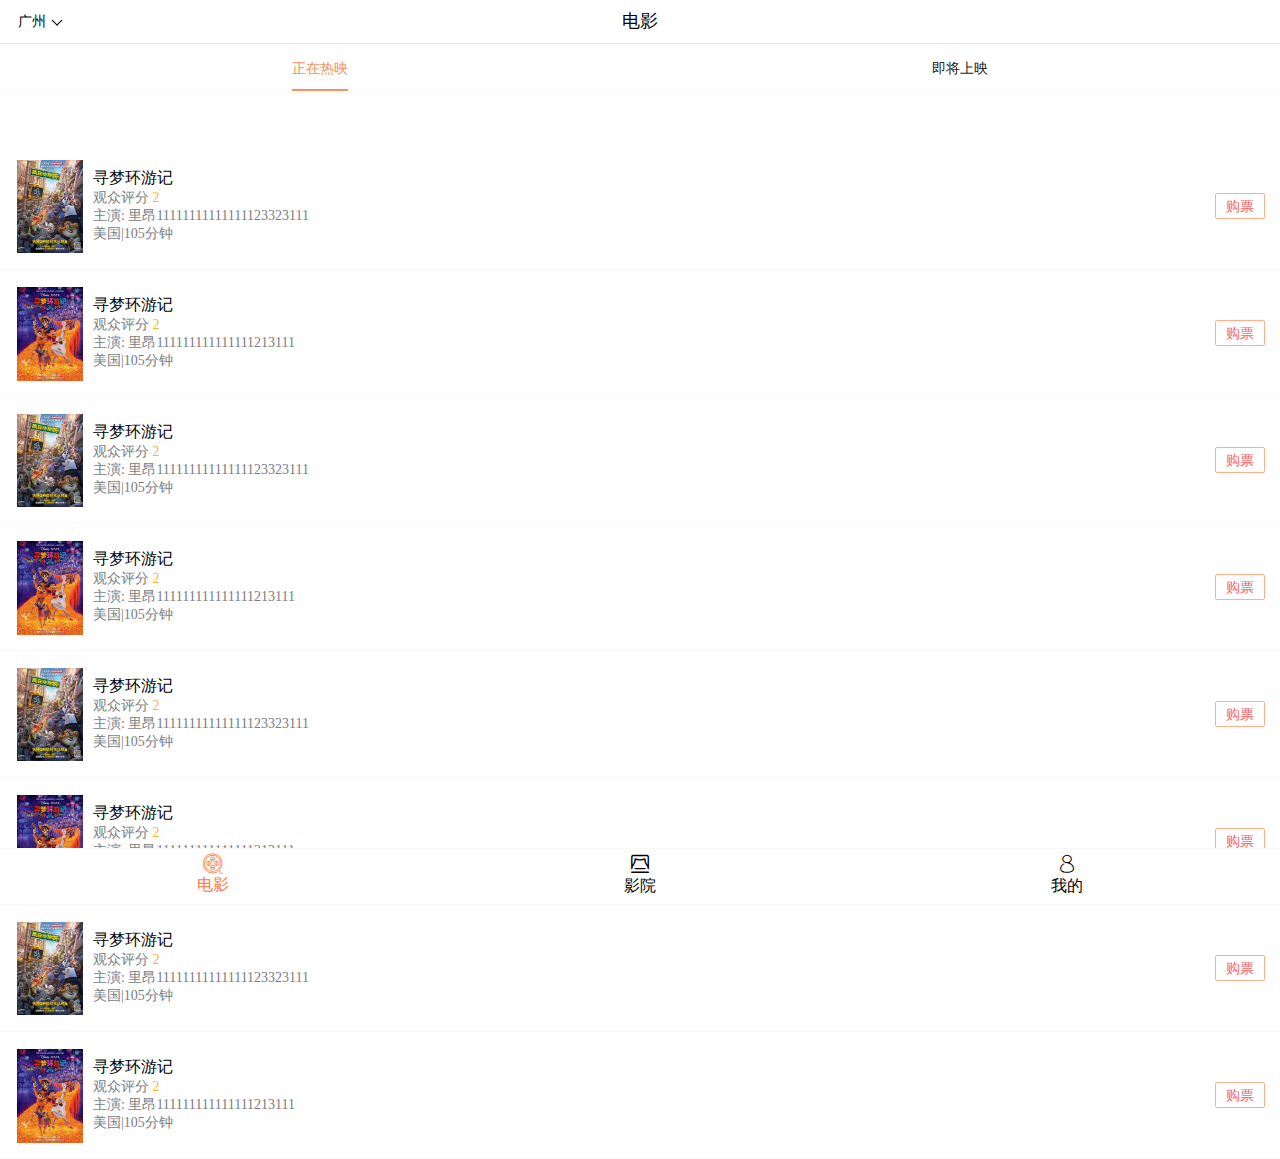
<file: index.html>
<!DOCTYPE html>
<html lang="zh">
<head>
    <meta charset="UTF-8">
    <meta name="viewport" content="width=device-width, initial-scale=1.0">
    <link rel="stylesheet" href="css/index.css">
    <link rel="stylesheet" href="css/fonts/iconfont.css">
    <title>卖座</title>
</head>
<body>
    <div id="title">
        <span>电影</span>
        <div class="city">广州</div>
    </div>
    <header>
        <ul>
            <li><a href="#" class="active">正在热映</a></li>
            <li><a href="#" >即将上映</a></li>
        </ul>
    </header>
    <main>
        <ul id="list">
            <li>
                <div class="img">
                    <img src="images/animal.jpg" alt="">
                </div>
                <div>
                    <h3>寻梦环游记</h3>
                    <p>观众评分 <span class="score">2</span></p>
                    <p class="actors"><span >主演: 里昂11111111111111123323111</span></p>
                    <p><span>美国</span>|<span>105分钟</span></p>
                </div>
                <div>
                    <a href="#">购票</a>
                </div>
            </li>
            <li>
                <div class="img">
                    <img src="images/dream.jpg" alt="">
                </div>
                <div>
                    <h3>寻梦环游记</h3>
                    <p>观众评分 <span class="score">2</span></p>
                    <p class="actors">主演: 里昂111111111111111213111</p>
                    <p><span>美国</span>|<span>105分钟</span></p>
                </div>
                <div>
                    <a href="#">购票</a>
                </div>
            </li>
            <li>
                <div class="img">
                    <img src="images/animal.jpg" alt="">
                </div>
                <div>
                    <h3>寻梦环游记</h3>
                    <p>观众评分 <span class="score">2</span></p>
                    <p class="actors"><span >主演: 里昂11111111111111123323111</span></p>
                    <p><span>美国</span>|<span>105分钟</span></p>
                </div>
                <div>
                    <a href="#">购票</a>
                </div>
            </li>
            <li>
                <div class="img">
                    <img src="images/dream.jpg" alt="">
                </div>
                <div>
                    <h3>寻梦环游记</h3>
                    <p>观众评分 <span class="score">2</span></p>
                    <p class="actors">主演: 里昂111111111111111213111</p>
                    <p><span>美国</span>|<span>105分钟</span></p>
                </div>
                <div>
                    <a href="#">购票</a>
                </div>
            </li>
            <li>
                <div class="img">
                    <img src="images/animal.jpg" alt="">
                </div>
                <div>
                    <h3>寻梦环游记</h3>
                    <p>观众评分 <span class="score">2</span></p>
                    <p class="actors"><span >主演: 里昂11111111111111123323111</span></p>
                    <p><span>美国</span>|<span>105分钟</span></p>
                </div>
                <div>
                    <a href="#">购票</a>
                </div>
            </li>
            <li>
                <div class="img">
                    <img src="images/dream.jpg" alt="">
                </div>
                <div>
                    <h3>寻梦环游记</h3>
                    <p>观众评分 <span class="score">2</span></p>
                    <p class="actors">主演: 里昂111111111111111213111</p>
                    <p><span>美国</span>|<span>105分钟</span></p>
                </div>
                <div>
                    <a href="#">购票</a>
                </div>
            </li>
            <li>
                <div class="img">
                    <img src="images/animal.jpg" alt="">
                </div>
                <div>
                    <h3>寻梦环游记</h3>
                    <p>观众评分 <span class="score">2</span></p>
                    <p class="actors"><span >主演: 里昂11111111111111123323111</span></p>
                    <p><span>美国</span>|<span>105分钟</span></p>
                </div>
                <div>
                    <a href="#">购票</a>
                </div>
            </li>
            <li>
                <div class="img">
                    <img src="images/dream.jpg" alt="">
                </div>
                <div>
                    <h3>寻梦环游记</h3>
                    <p>观众评分 <span class="score">2</span></p>
                    <p class="actors">主演: 里昂111111111111111213111</p>
                    <p><span>美国</span>|<span>105分钟</span></p>
                </div>
                <div>
                    <a href="#">购票</a>
                </div>
            </li>
        </ul>
    </main>
    <footer>
        <ul id="tabbar">
            <li class="active">
                <i class="iconfont icon-film"></i>
                <p>电影</p>
            </li>
            <li>
                <i class="iconfont icon-cinema"></i>
                <p>影院</p>
            </li>
            <li>
                <i class="iconfont icon-me"></i>
                <p>我的</p>
            </li>
        </ul>
    </footer>
</body>
</html>
</file>
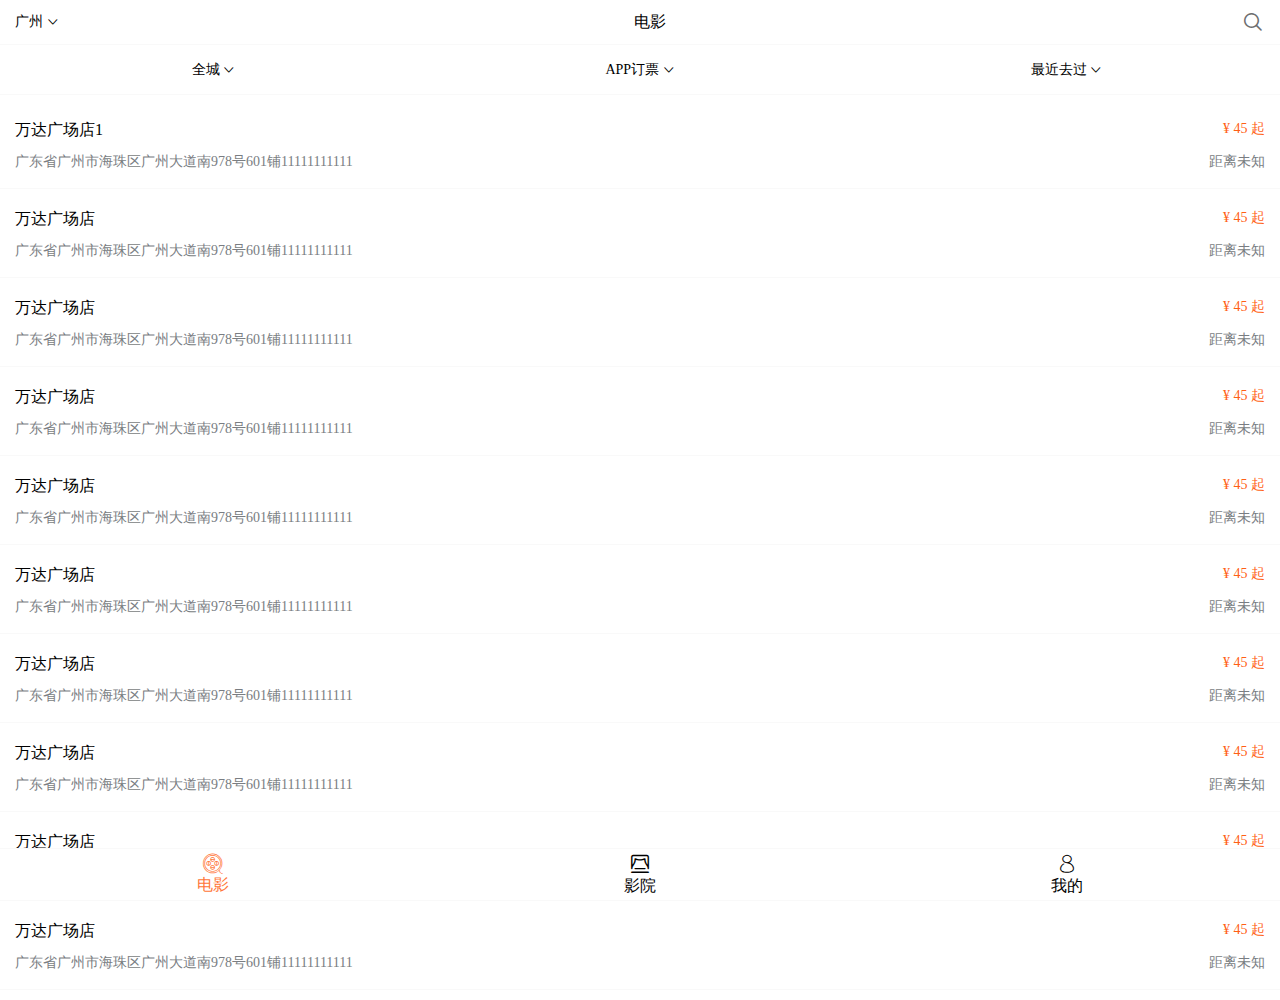
<file: cinema.html>
<!DOCTYPE html>
<html lang="zh">
<head>
    <meta charset="UTF-8">
    <meta name="viewport" content="width=device-width, initial-scale=1.0">
    <link rel="stylesheet" href="css/fonts//iconfont.css">
    <title>影院</title>
    <style>
        *{padding: 0;margin: 0;}
        html,body{width: 100%;height: 100%;font-size: 16px;}
        ul{list-style: none;}
        a{text-decoration: none;}
        img{display:block;}
        header{position:fixed;top:0;left:0;width:100%;background-color: #fff;}
        #cinema{height: 100%;}
        #cinema .icon-arrowbottom{font-size: 12px;}
        #top{display: flex; justify-content: flex-start;height: 44px; line-height: 44px;border-bottom: 1px solid #f9f9f9;padding: 0 15px;}
        #top>div:nth-child(1){font-size: 14px;}
        #top>div:nth-child(2){flex:1;text-align: center;}
        #top .icon-Search{font-size: 24px; color: #6e6e6f;}

        #nav{display:flex;justify-content:space-between; height:49px;border-bottom:1px solid #f9f9f9;line-height:49px;font-size: 14px;}
        #nav>div{flex:1;text-align:center;}

        #cinemas{margin-top:100px;margin-bottom:50px;}
        #cinemas li{font-size: 14px; padding: 20px 15px 17px 15px;border-bottom:1px solid #f9f9f9;}
        #cinemas h3{font-size: 16px;font-weight:400;}
        #cinemas li>div{display:flex;justify-content:space-between;}
        #cinemas li>div:nth-child(2){color:#797d82;margin-top:12px;}
        #cinemas li .price{color:#ff5f16;}
        #cinemas li .address{width:66%;overflow: hidden;white-space: nowrap;text-overflow: ellipsis;}

        footer{position: fixed;left: 0;bottom: 0;width: 100%;}
        #tabbar{ display: flex;background-color: #fff; border-top: 1px solid #f9f9f9;text-align: center;}
        #tabbar li{ flex: 1;height: 48px; padding-top: 3px;}
        #tabbar li.active { color: #ff7638; }
        #tabbar .icon-film { font-size: 20px; }
        #tabbar .icon-cinema,#tabbar .icon-me {font-size: 22px;}
    </style>
</head>
<body>
    <div id="cinema">
        <header>
            <div id="top">
                <div>广州 <i class="iconfont icon-arrowbottom"></i></div>
                <div>电影</div>
                <div><i class="iconfont icon-Search"></i></div>
            </div>
            <div id="nav">
                <div>全城 <i class="iconfont icon-arrowbottom"></i></div>
                <div>APP订票 <i class="iconfont icon-arrowbottom"></i></div>
                <div>最近去过 <i class="iconfont icon-arrowbottom"></i></div>
            </div>
        </header>
        <div id="cinemas">
            <ul>
                <li>
                    <div>
                        <h3>万达广场店1</h3>
                        <span class="price">¥ 45 起</span>
                    </div>
                    <div>
                        <span class="address">广东省广州市海珠区广州大道南978号601铺11111111111</span>
                        <span>距离未知</span>
                    </div>
                </li>
                <li>
                    <div>
                        <h3>万达广场店</h3>
                        <span class="price">¥ 45 起</span>
                    </div>
                    <div>
                        <span class="address">广东省广州市海珠区广州大道南978号601铺11111111111</span>
                        <span>距离未知</span>
                    </div>
                </li>
                <li>
                    <div>
                        <h3>万达广场店</h3>
                        <span class="price">¥ 45 起</span>
                    </div>
                    <div>
                        <span class="address">广东省广州市海珠区广州大道南978号601铺11111111111</span>
                        <span>距离未知</span>
                    </div>
                </li>
                <li>
                    <div>
                        <h3>万达广场店</h3>
                        <span class="price">¥ 45 起</span>
                    </div>
                    <div>
                        <span class="address">广东省广州市海珠区广州大道南978号601铺11111111111</span>
                        <span>距离未知</span>
                    </div>
                </li>
                <li>
                    <div>
                        <h3>万达广场店</h3>
                        <span class="price">¥ 45 起</span>
                    </div>
                    <div>
                        <span class="address">广东省广州市海珠区广州大道南978号601铺11111111111</span>
                        <span>距离未知</span>
                    </div>
                </li>
                <li>
                    <div>
                        <h3>万达广场店</h3>
                        <span class="price">¥ 45 起</span>
                    </div>
                    <div>
                        <span class="address">广东省广州市海珠区广州大道南978号601铺11111111111</span>
                        <span>距离未知</span>
                    </div>
                </li>
                <li>
                    <div>
                        <h3>万达广场店</h3>
                        <span class="price">¥ 45 起</span>
                    </div>
                    <div>
                        <span class="address">广东省广州市海珠区广州大道南978号601铺11111111111</span>
                        <span>距离未知</span>
                    </div>
                </li>
                <li>
                    <div>
                        <h3>万达广场店</h3>
                        <span class="price">¥ 45 起</span>
                    </div>
                    <div>
                        <span class="address">广东省广州市海珠区广州大道南978号601铺11111111111</span>
                        <span>距离未知</span>
                    </div>
                </li>
                <li>
                    <div>
                        <h3>万达广场店</h3>
                        <span class="price">¥ 45 起</span>
                    </div>
                    <div>
                        <span class="address">广东省广州市海珠区广州大道南978号601铺11111111111</span>
                        <span>距离未知</span>
                    </div>
                </li>
                <li>
                    <div>
                        <h3>万达广场店</h3>
                        <span class="price">¥ 45 起</span>
                    </div>
                    <div>
                        <span class="address">广东省广州市海珠区广州大道南978号601铺11111111111</span>
                        <span>距离未知</span>
                    </div>
                </li>
            </ul>
        </div>
        <footer>
            <ul id="tabbar">
                <li class="active">
                    <i class="iconfont icon-film"></i>
                    <p>电影</p>
                </li>
                <li>
                    <i class="iconfont icon-cinema"></i>
                    <p>影院</p>
                </li>
                <li>
                    <i class="iconfont icon-me"></i>
                    <p>我的</p>
                </li>
            </ul>
        </footer>
    </div>

</body>
</html>
</file>
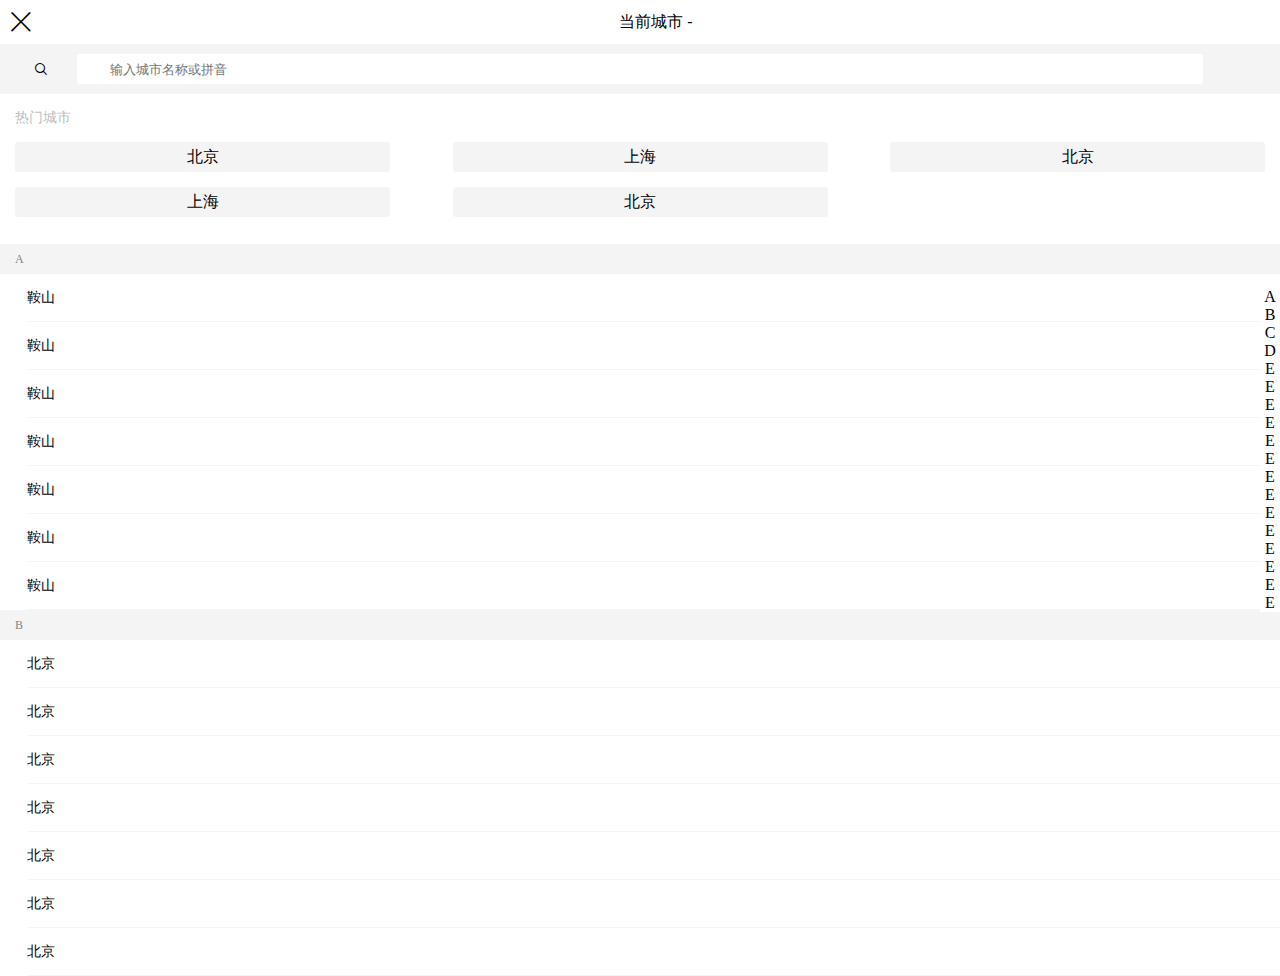
<file: city.html>
<!DOCTYPE html>
<html lang="zh">
<head>
    <meta charset="UTF-8">
    <meta name="viewport" content="width=device-width, initial-scale=1.0">
    <link rel="stylesheet" href="css/fonts/iconfont.css">
    <title>选择城市</title>
    <style>
        *{padding:0;margin:0;}
        html,body{width:100%;height:100%;}
        ul{list-style:none;}
        a{text-decoration: none;}
        #city{height:100%;}
        #top{display: flex;justify-content: flex-start;text-align: center;height:44px;line-height:44px;}
        #top .icon-error{font-size:22px;margin-top: 14px;margin-left: 10px;}
        #top>div:nth-child(2){flex:1;}
        #search{position:relative;height:50px;background-color: #f4f4f4;display: flex;justify-content: center;}
        #search>input{border:none;outline:none;margin:10px auto;line-height: 30px;width: 88%;border-radius:3px;padding:2px 66px 0 33px;box-sizing: border-box;}
        #search .icon-Search{position:absolute;top:50%;left:33px;transform: translateY(-50%);}
        #search .cancel{position:absolute;top:50%;right:21px;transform: translateY(-50%);height:30px;line-height:30px;background-color: #f4f4f4;padding: 0 10px;border-radius:3px;}

        #hot_city{height:120px;padding:15px;}
        #hot_city h3{font-weight: 400;color:#bdbfc1;font-size: 14px;}
        #hot_city ul{display: flex;justify-content: flex-start;flex-wrap: wrap;}
        #hot_city li{width:30%;height:30px;border-radius:3px;background-color:#f4f4f4;text-align: center;line-height:30px;margin-top: 15px;}
        #hot_city li:nth-child(3n+2){margin-left: 5%;margin-right: 5%;}

        #letter{position:fixed;right:0;top:50%;transform:translateY(-50%);background-color: #fff;width: 20px;text-align: center;}

        #list p{height:30px;line-height:30px;padding-left:15px;color:#808489;font-size:12px;background-color:#f4f4f4;}
        #list ul ul{padding-left:27px;}
        #list ul ul li{height:47px;border-bottom:1px solid #f5f5f5;line-height:47px;font-size:14px;}

    </style>
</head>
<body>
    <div id="city">
        <header>
            <div id="top">
                <div><i class="iconfont icon-error"></i></div>
                <div>当前城市 - </div>
            </div>
        </header>
        <div id="search">
            <i class="iconfont icon-Search"></i>
            <input type="text" placeholder="输入城市名称或拼音">
            <!-- <div class="cancel">取消</div> -->
        </div>
        <div id="letter">
            <ul>
                <li>A</li>
                <li>B</li>
                <li>C</li>
                <li>D</li>
                <li>E</li>
                <li>E</li>
                <li>E</li>
                <li>E</li>
                <li>E</li>
                <li>E</li>
                <li>E</li>
                <li>E</li>
                <li>E</li>
                <li>E</li>
                <li>E</li>
                <li>E</li>
                <li>E</li>
                <li>E</li>
            </ul>
        </div>
        <div id="hot_city">
            <h3>热门城市</h3>
            <ul>
                <li>北京</li>
                <li>上海</li>
                <li>北京</li>
                <li>上海</li>
                <li>北京</li>
            </ul>
        </div>
        <div id="list">
            <ul>
                <li>
                    <p>A</p>
                    <ul>
                        <li>鞍山</li>
                        <li>鞍山</li>
                        <li>鞍山</li>
                        <li>鞍山</li>
                        <li>鞍山</li>
                        <li>鞍山</li>
                        <li>鞍山</li>
                    </ul>
                </li>
                <li>
                    <p>B</p>
                    <ul>
                        <li>北京</li>
                        <li>北京</li>
                        <li>北京</li>
                        <li>北京</li>
                        <li>北京</li>
                        <li>北京</li>
                        <li>北京</li>
                    </ul>
                </li>
            </ul>
        </div>
    </div>
</body>
</html>
</file>
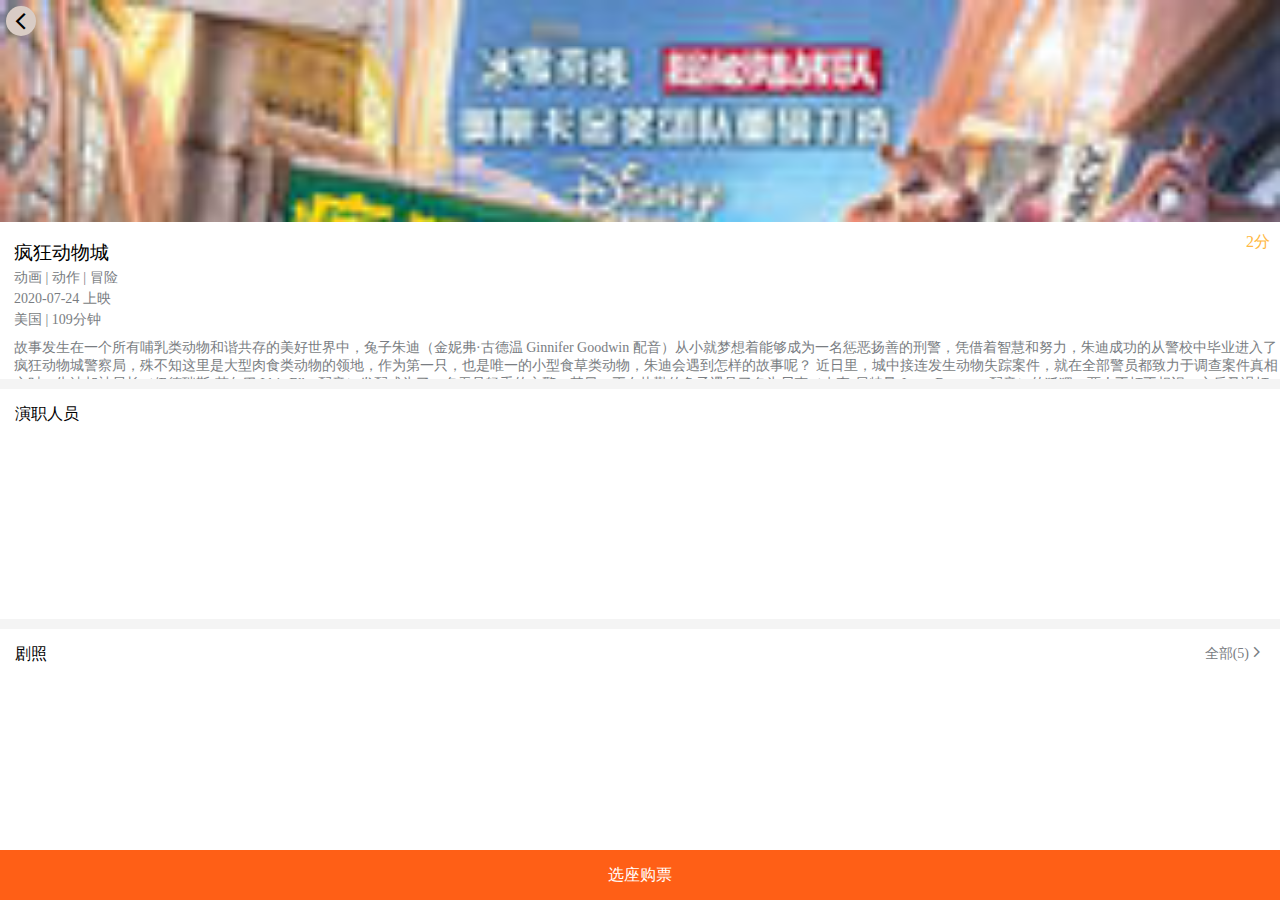
<file: detail.html>
<!DOCTYPE html>
<html lang="zh">
<head>
    <meta charset="UTF-8">
    <meta name="viewport" content="width=device-width, initial-scale=1.0">
    <link rel="stylesheet" href="css/fonts/iconfont.css">
    <title>详情页</title>
    <style>
        *{padding:0;margin:0;}
        html,body{width:100%;height:100%;}
        ul{list-style: none;}
        img{display:block;}
        a{text-decoration:none;}
        #detail{height:100%;background-color: #f4f4f4;}
        #detail .bg{height:210px;background:url(images/animal.jpg) no-repeat;background-size: 100%;padding: 6px;}
        #detail .bg .icon-previewleft{display:block;width:30px;height: 30px;border-radius:15px;font-size: 26px;color: #000;background-color: #d9ccc5;text-align: center;line-height: 30px;}

        #top{display: flex; justify-content: flex-start;height: 50px;line-height: 50px;background-color: #fff;}
        #top .title{flex:1;text-align: center;}
        #top .icon-previewleft{font-size: 26px;margin-left: 10px;}

        #desc{padding: 18px 0 0 14px;position: relative; background-color: #fff;}
        #desc h3{font-weight: 400;}
        #desc p{font-size: 14px;color: #797d82;margin: 3px 0;}
        #desc .score{position: absolute;top: 10px; right: 10px;color:#ffb841;font-size: 16px;}
        #desc .info{height: 40px;overflow: hidden;text-overflow: ellipsis;margin-top: 10px;}

        #actors{margin-top: 10px;padding: 15px;background-color: #fff;height: 200px;}
        #actors h3{font-weight: 400;font-size: 16px;}

        #photoes{margin-top: 10px;padding: 15px;background-color: #fff;height: 200px;display: flex;justify-content: space-between;margin-bottom: 60px;}
        #photoes h3{font-weight: 400;font-size: 16px;}
        #photoes span{font-size: 14px; color:#797d82;}

        #buy{position: fixed;width:100%;height:50px;line-height:50px;background-color:#ff5f16;color:#fff;left:0;bottom:0;text-align: center;}
    </style>
</head>
<body>
    <div id="detail">
        <div class="bg">
            <i class="iconfont icon-previewleft"></i>
        </div>
        <!-- <div id="top">
            <i class="iconfont icon-previewleft"></i>
            <div class="title">疯狂动物城</div>
        </div> -->
        <div id="desc">
            <h3>疯狂动物城</h3>
            <span class="score">2分</span>
            <p>动画 | 动作 | 冒险</p>
            <p>2020-07-24 上映</p>
            <p>美国 | 109分钟</p>
            <p class="info">故事发生在一个所有哺乳类动物和谐共存的美好世界中，兔子朱迪（金妮弗·古德温 Ginnifer Goodwin 配音）从小就梦想着能够成为一名惩恶扬善的刑警，凭借着智慧和努力，朱迪成功的从警校中毕业进入了疯狂动物城警察局，殊不知这里是大型肉食类动物的领地，作为第一只，也是唯一的小型食草类动物，朱迪会遇到怎样的故事呢？ 近日里，城中接连发生动物失踪案件，就在全部警员都致力于调查案件真相之时，朱迪却被局长（伊德瑞斯·艾尔巴 Idris Elba 配音）发配成为了一名无足轻重的交警。某日，正在执勤的兔子遇见了名为尼克（杰森·贝特曼 Jason Bateman 配音）的狐狸，两人不打不相识，之后又误打误撞的接受了寻找失踪的水獭先生的任务，如果不能在两天之内找到水獭先生，朱迪就必须自愿离开警局。朱迪找到了尼克，两人联手揭露了一个隐藏在疯狂动物城之中的惊天秘密。</p>
        </div>

        <div id="actors">
            <h3>演职人员</h3>
        </div>
        <div id="photoes">
            <h3>剧照</h3>
            <span>全部(5)<i class="iconfont icon-previewright"></i></span>
        </div>
        <div id="buy">选座购票</div>
    </div>

</body>
</html>
</file>
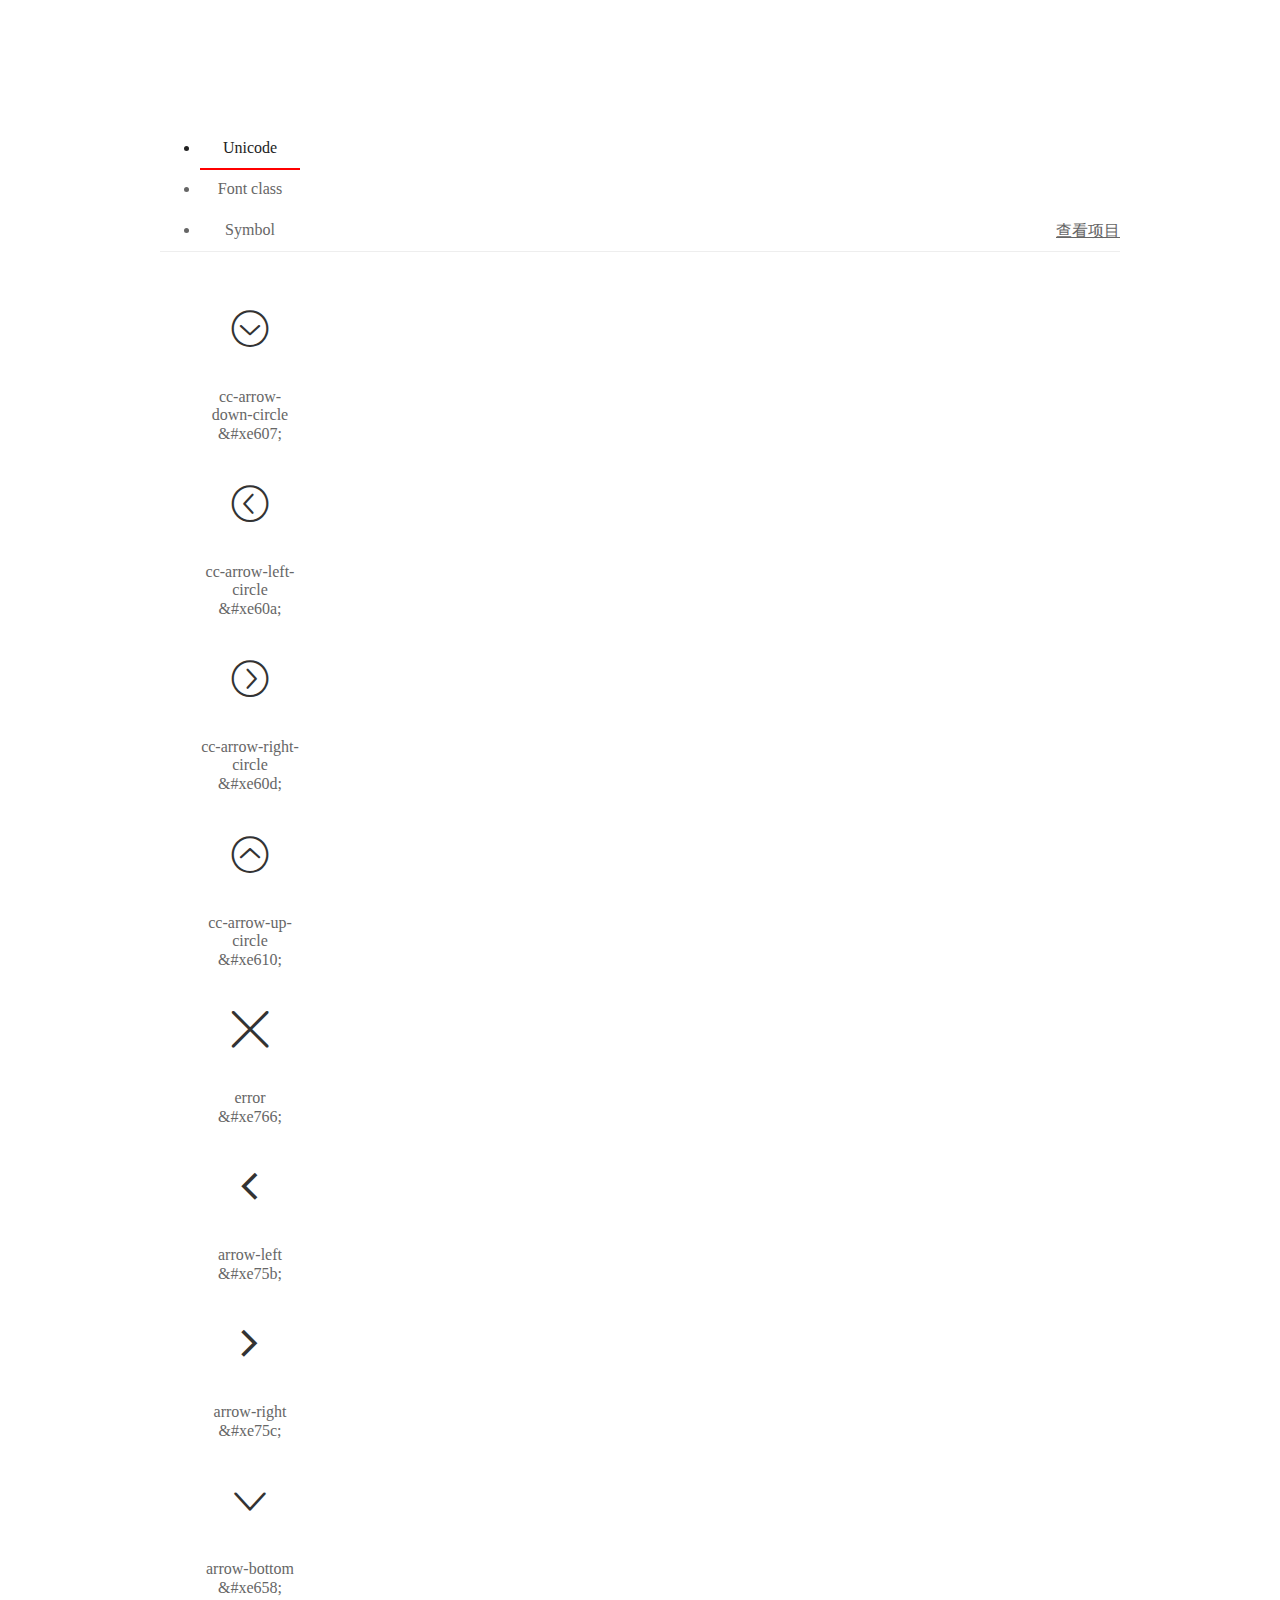
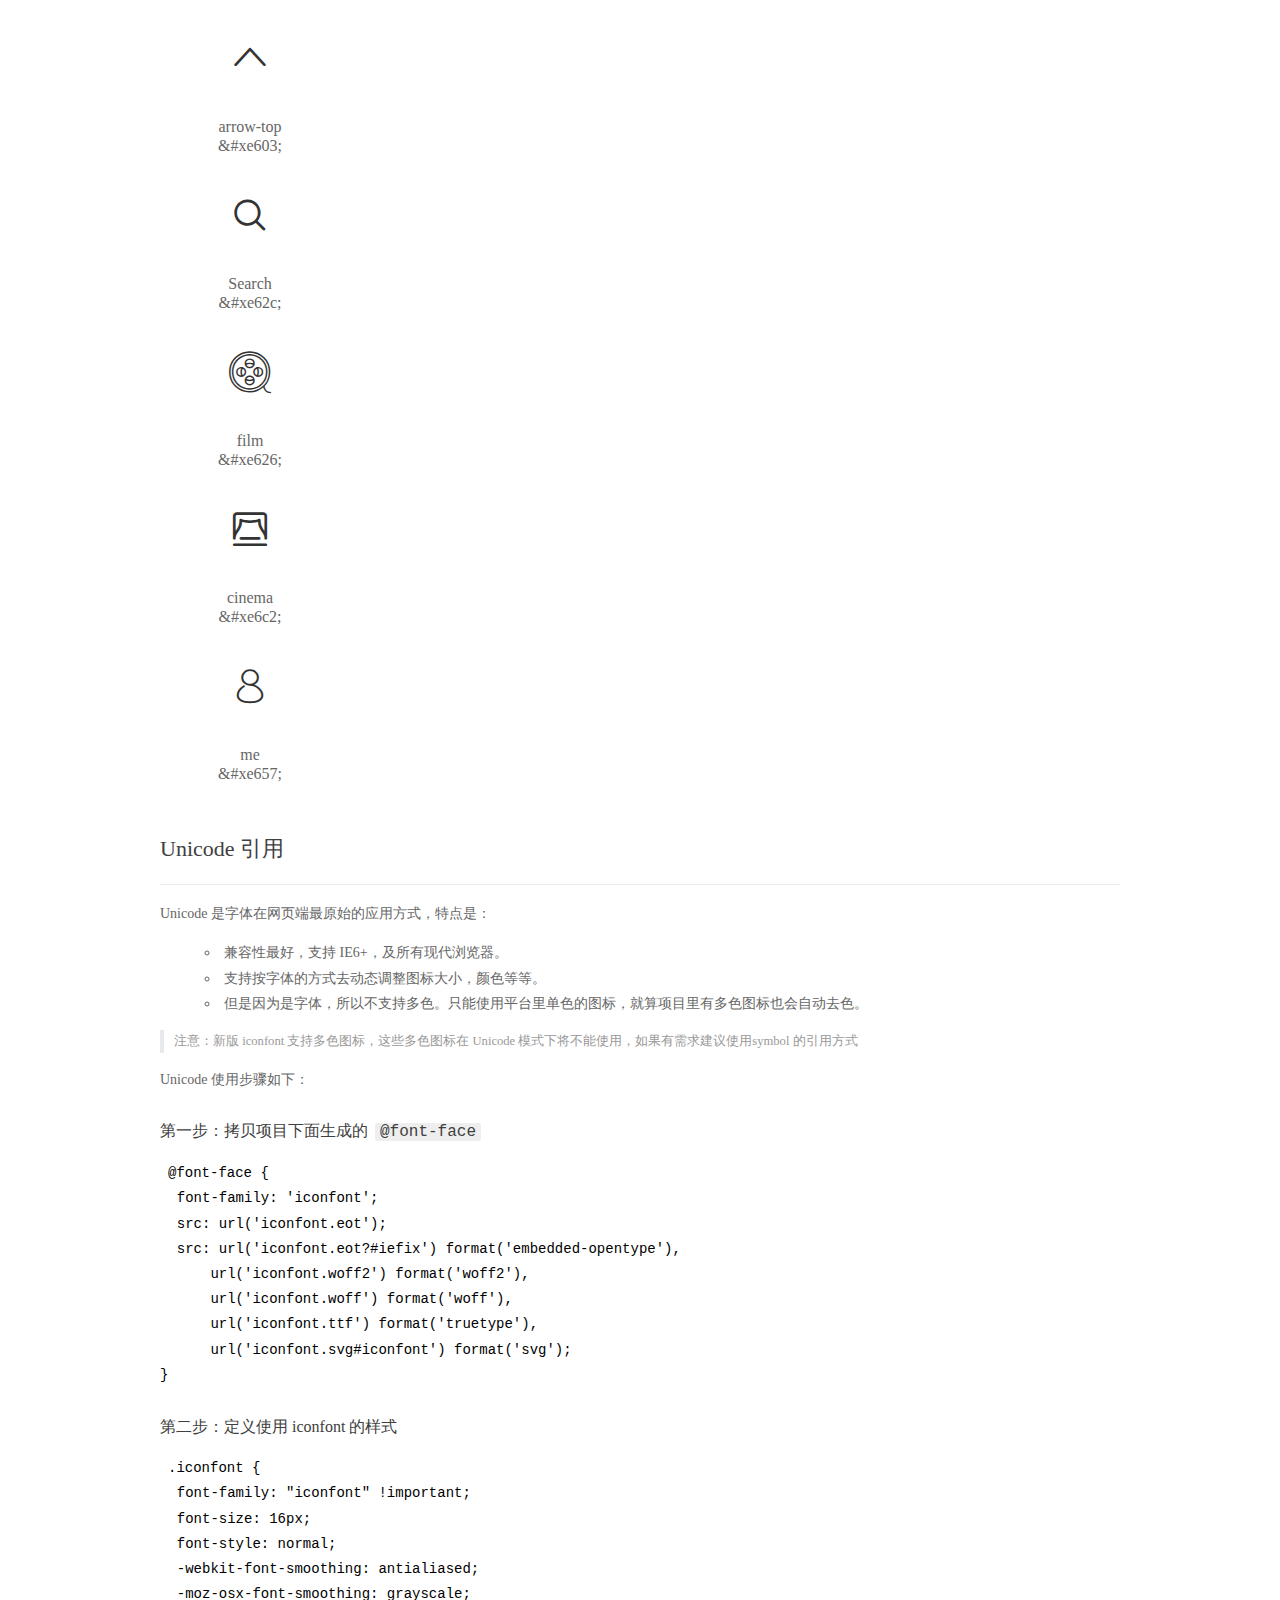
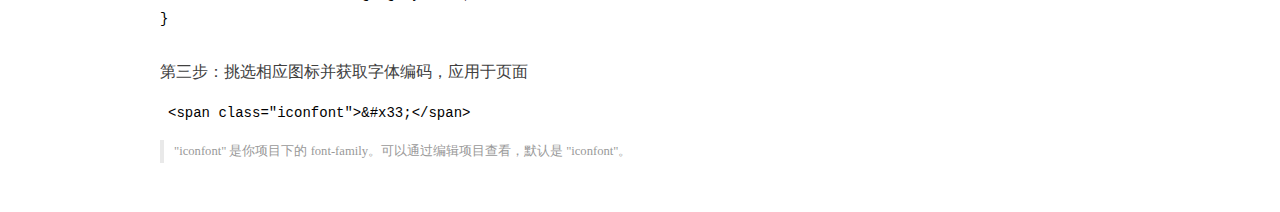
<file: css/fonts/demo_index.html>
<!DOCTYPE html>
<html>
<head>
  <meta charset="utf-8"/>
  <title>IconFont Demo</title>
  <link rel="shortcut icon" href="https://img.alicdn.com/tps/i4/TB1_oz6GVXXXXaFXpXXJDFnIXXX-64-64.ico" type="image/x-icon"/>
  <link rel="stylesheet" href="https://g.alicdn.com/thx/cube/1.3.2/cube.min.css">
  <link rel="stylesheet" href="demo.css">
  <link rel="stylesheet" href="iconfont.css">
  <script src="iconfont.js"></script>
  <!-- jQuery -->
  <script src="https://a1.alicdn.com/oss/uploads/2018/12/26/7bfddb60-08e8-11e9-9b04-53e73bb6408b.js"></script>
  <!-- 代码高亮 -->
  <script src="https://a1.alicdn.com/oss/uploads/2018/12/26/a3f714d0-08e6-11e9-8a15-ebf944d7534c.js"></script>
</head>
<body>
  <div class="main">
    <h1 class="logo"><a href="https://www.iconfont.cn/" title="iconfont 首页" target="_blank">&#xe86b;</a></h1>
    <div class="nav-tabs">
      <ul id="tabs" class="dib-box">
        <li class="dib active"><span>Unicode</span></li>
        <li class="dib"><span>Font class</span></li>
        <li class="dib"><span>Symbol</span></li>
      </ul>
      
      <a href="https://www.iconfont.cn/manage/index?manage_type=myprojects&projectId=1967494" target="_blank" class="nav-more">查看项目</a>
      
    </div>
    <div class="tab-container">
      <div class="content unicode" style="display: block;">
          <ul class="icon_lists dib-box">
          
            <li class="dib">
              <span class="icon iconfont">&#xe607;</span>
                <div class="name">cc-arrow-down-circle</div>
                <div class="code-name">&amp;#xe607;</div>
              </li>
          
            <li class="dib">
              <span class="icon iconfont">&#xe60a;</span>
                <div class="name">cc-arrow-left-circle</div>
                <div class="code-name">&amp;#xe60a;</div>
              </li>
          
            <li class="dib">
              <span class="icon iconfont">&#xe60d;</span>
                <div class="name">cc-arrow-right-circle</div>
                <div class="code-name">&amp;#xe60d;</div>
              </li>
          
            <li class="dib">
              <span class="icon iconfont">&#xe610;</span>
                <div class="name">cc-arrow-up-circle</div>
                <div class="code-name">&amp;#xe610;</div>
              </li>
          
            <li class="dib">
              <span class="icon iconfont">&#xe766;</span>
                <div class="name">error</div>
                <div class="code-name">&amp;#xe766;</div>
              </li>
          
            <li class="dib">
              <span class="icon iconfont">&#xe75b;</span>
                <div class="name">arrow-left</div>
                <div class="code-name">&amp;#xe75b;</div>
              </li>
          
            <li class="dib">
              <span class="icon iconfont">&#xe75c;</span>
                <div class="name">arrow-right</div>
                <div class="code-name">&amp;#xe75c;</div>
              </li>
          
            <li class="dib">
              <span class="icon iconfont">&#xe658;</span>
                <div class="name">arrow-bottom</div>
                <div class="code-name">&amp;#xe658;</div>
              </li>
          
            <li class="dib">
              <span class="icon iconfont">&#xe603;</span>
                <div class="name">arrow-top</div>
                <div class="code-name">&amp;#xe603;</div>
              </li>
          
            <li class="dib">
              <span class="icon iconfont">&#xe62c;</span>
                <div class="name">Search</div>
                <div class="code-name">&amp;#xe62c;</div>
              </li>
          
            <li class="dib">
              <span class="icon iconfont">&#xe626;</span>
                <div class="name">film</div>
                <div class="code-name">&amp;#xe626;</div>
              </li>
          
            <li class="dib">
              <span class="icon iconfont">&#xe6c2;</span>
                <div class="name">cinema</div>
                <div class="code-name">&amp;#xe6c2;</div>
              </li>
          
            <li class="dib">
              <span class="icon iconfont">&#xe657;</span>
                <div class="name">me</div>
                <div class="code-name">&amp;#xe657;</div>
              </li>
          
          </ul>
          <div class="article markdown">
          <h2 id="unicode-">Unicode 引用</h2>
          <hr>

          <p>Unicode 是字体在网页端最原始的应用方式，特点是：</p>
          <ul>
            <li>兼容性最好，支持 IE6+，及所有现代浏览器。</li>
            <li>支持按字体的方式去动态调整图标大小，颜色等等。</li>
            <li>但是因为是字体，所以不支持多色。只能使用平台里单色的图标，就算项目里有多色图标也会自动去色。</li>
          </ul>
          <blockquote>
            <p>注意：新版 iconfont 支持多色图标，这些多色图标在 Unicode 模式下将不能使用，如果有需求建议使用symbol 的引用方式</p>
          </blockquote>
          <p>Unicode 使用步骤如下：</p>
          <h3 id="-font-face">第一步：拷贝项目下面生成的 <code>@font-face</code></h3>
<pre><code class="language-css"
>@font-face {
  font-family: 'iconfont';
  src: url('iconfont.eot');
  src: url('iconfont.eot?#iefix') format('embedded-opentype'),
      url('iconfont.woff2') format('woff2'),
      url('iconfont.woff') format('woff'),
      url('iconfont.ttf') format('truetype'),
      url('iconfont.svg#iconfont') format('svg');
}
</code></pre>
          <h3 id="-iconfont-">第二步：定义使用 iconfont 的样式</h3>
<pre><code class="language-css"
>.iconfont {
  font-family: "iconfont" !important;
  font-size: 16px;
  font-style: normal;
  -webkit-font-smoothing: antialiased;
  -moz-osx-font-smoothing: grayscale;
}
</code></pre>
          <h3 id="-">第三步：挑选相应图标并获取字体编码，应用于页面</h3>
<pre>
<code class="language-html"
>&lt;span class="iconfont"&gt;&amp;#x33;&lt;/span&gt;
</code></pre>
          <blockquote>
            <p>"iconfont" 是你项目下的 font-family。可以通过编辑项目查看，默认是 "iconfont"。</p>
          </blockquote>
          </div>
      </div>
      <div class="content font-class">
        <ul class="icon_lists dib-box">
          
          <li class="dib">
            <span class="icon iconfont icon-cc-arrow-down-circle"></span>
            <div class="name">
              cc-arrow-down-circle
            </div>
            <div class="code-name">.icon-cc-arrow-down-circle
            </div>
          </li>
          
          <li class="dib">
            <span class="icon iconfont icon-cc-arrow-left-circle"></span>
            <div class="name">
              cc-arrow-left-circle
            </div>
            <div class="code-name">.icon-cc-arrow-left-circle
            </div>
          </li>
          
          <li class="dib">
            <span class="icon iconfont icon-cc-arrow-right-circle"></span>
            <div class="name">
              cc-arrow-right-circle
            </div>
            <div class="code-name">.icon-cc-arrow-right-circle
            </div>
          </li>
          
          <li class="dib">
            <span class="icon iconfont icon-cc-arrow-up-circle"></span>
            <div class="name">
              cc-arrow-up-circle
            </div>
            <div class="code-name">.icon-cc-arrow-up-circle
            </div>
          </li>
          
          <li class="dib">
            <span class="icon iconfont icon-error"></span>
            <div class="name">
              error
            </div>
            <div class="code-name">.icon-error
            </div>
          </li>
          
          <li class="dib">
            <span class="icon iconfont icon-previewleft"></span>
            <div class="name">
              arrow-left
            </div>
            <div class="code-name">.icon-previewleft
            </div>
          </li>
          
          <li class="dib">
            <span class="icon iconfont icon-previewright"></span>
            <div class="name">
              arrow-right
            </div>
            <div class="code-name">.icon-previewright
            </div>
          </li>
          
          <li class="dib">
            <span class="icon iconfont icon-arrowbottom"></span>
            <div class="name">
              arrow-bottom
            </div>
            <div class="code-name">.icon-arrowbottom
            </div>
          </li>
          
          <li class="dib">
            <span class="icon iconfont icon-arrow-top"></span>
            <div class="name">
              arrow-top
            </div>
            <div class="code-name">.icon-arrow-top
            </div>
          </li>
          
          <li class="dib">
            <span class="icon iconfont icon-Search"></span>
            <div class="name">
              Search
            </div>
            <div class="code-name">.icon-Search
            </div>
          </li>
          
          <li class="dib">
            <span class="icon iconfont icon-film"></span>
            <div class="name">
              film
            </div>
            <div class="code-name">.icon-film
            </div>
          </li>
          
          <li class="dib">
            <span class="icon iconfont icon-cinema"></span>
            <div class="name">
              cinema
            </div>
            <div class="code-name">.icon-cinema
            </div>
          </li>
          
          <li class="dib">
            <span class="icon iconfont icon-me"></span>
            <div class="name">
              me
            </div>
            <div class="code-name">.icon-me
            </div>
          </li>
          
        </ul>
        <div class="article markdown">
        <h2 id="font-class-">font-class 引用</h2>
        <hr>

        <p>font-class 是 Unicode 使用方式的一种变种，主要是解决 Unicode 书写不直观，语意不明确的问题。</p>
        <p>与 Unicode 使用方式相比，具有如下特点：</p>
        <ul>
          <li>兼容性良好，支持 IE8+，及所有现代浏览器。</li>
          <li>相比于 Unicode 语意明确，书写更直观。可以很容易分辨这个 icon 是什么。</li>
          <li>因为使用 class 来定义图标，所以当要替换图标时，只需要修改 class 里面的 Unicode 引用。</li>
          <li>不过因为本质上还是使用的字体，所以多色图标还是不支持的。</li>
        </ul>
        <p>使用步骤如下：</p>
        <h3 id="-fontclass-">第一步：引入项目下面生成的 fontclass 代码：</h3>
<pre><code class="language-html">&lt;link rel="stylesheet" href="./iconfont.css"&gt;
</code></pre>
        <h3 id="-">第二步：挑选相应图标并获取类名，应用于页面：</h3>
<pre><code class="language-html">&lt;span class="iconfont icon-xxx"&gt;&lt;/span&gt;
</code></pre>
        <blockquote>
          <p>"
            iconfont" 是你项目下的 font-family。可以通过编辑项目查看，默认是 "iconfont"。</p>
        </blockquote>
      </div>
      </div>
      <div class="content symbol">
          <ul class="icon_lists dib-box">
          
            <li class="dib">
                <svg class="icon svg-icon" aria-hidden="true">
                  <use xlink:href="#icon-cc-arrow-down-circle"></use>
                </svg>
                <div class="name">cc-arrow-down-circle</div>
                <div class="code-name">#icon-cc-arrow-down-circle</div>
            </li>
          
            <li class="dib">
                <svg class="icon svg-icon" aria-hidden="true">
                  <use xlink:href="#icon-cc-arrow-left-circle"></use>
                </svg>
                <div class="name">cc-arrow-left-circle</div>
                <div class="code-name">#icon-cc-arrow-left-circle</div>
            </li>
          
            <li class="dib">
                <svg class="icon svg-icon" aria-hidden="true">
                  <use xlink:href="#icon-cc-arrow-right-circle"></use>
                </svg>
                <div class="name">cc-arrow-right-circle</div>
                <div class="code-name">#icon-cc-arrow-right-circle</div>
            </li>
          
            <li class="dib">
                <svg class="icon svg-icon" aria-hidden="true">
                  <use xlink:href="#icon-cc-arrow-up-circle"></use>
                </svg>
                <div class="name">cc-arrow-up-circle</div>
                <div class="code-name">#icon-cc-arrow-up-circle</div>
            </li>
          
            <li class="dib">
                <svg class="icon svg-icon" aria-hidden="true">
                  <use xlink:href="#icon-error"></use>
                </svg>
                <div class="name">error</div>
                <div class="code-name">#icon-error</div>
            </li>
          
            <li class="dib">
                <svg class="icon svg-icon" aria-hidden="true">
                  <use xlink:href="#icon-previewleft"></use>
                </svg>
                <div class="name">arrow-left</div>
                <div class="code-name">#icon-previewleft</div>
            </li>
          
            <li class="dib">
                <svg class="icon svg-icon" aria-hidden="true">
                  <use xlink:href="#icon-previewright"></use>
                </svg>
                <div class="name">arrow-right</div>
                <div class="code-name">#icon-previewright</div>
            </li>
          
            <li class="dib">
                <svg class="icon svg-icon" aria-hidden="true">
                  <use xlink:href="#icon-arrowbottom"></use>
                </svg>
                <div class="name">arrow-bottom</div>
                <div class="code-name">#icon-arrowbottom</div>
            </li>
          
            <li class="dib">
                <svg class="icon svg-icon" aria-hidden="true">
                  <use xlink:href="#icon-arrow-top"></use>
                </svg>
                <div class="name">arrow-top</div>
                <div class="code-name">#icon-arrow-top</div>
            </li>
          
            <li class="dib">
                <svg class="icon svg-icon" aria-hidden="true">
                  <use xlink:href="#icon-Search"></use>
                </svg>
                <div class="name">Search</div>
                <div class="code-name">#icon-Search</div>
            </li>
          
            <li class="dib">
                <svg class="icon svg-icon" aria-hidden="true">
                  <use xlink:href="#icon-film"></use>
                </svg>
                <div class="name">film</div>
                <div class="code-name">#icon-film</div>
            </li>
          
            <li class="dib">
                <svg class="icon svg-icon" aria-hidden="true">
                  <use xlink:href="#icon-cinema"></use>
                </svg>
                <div class="name">cinema</div>
                <div class="code-name">#icon-cinema</div>
            </li>
          
            <li class="dib">
                <svg class="icon svg-icon" aria-hidden="true">
                  <use xlink:href="#icon-me"></use>
                </svg>
                <div class="name">me</div>
                <div class="code-name">#icon-me</div>
            </li>
          
          </ul>
          <div class="article markdown">
          <h2 id="symbol-">Symbol 引用</h2>
          <hr>

          <p>这是一种全新的使用方式，应该说这才是未来的主流，也是平台目前推荐的用法。相关介绍可以参考这篇<a href="">文章</a>
            这种用法其实是做了一个 SVG 的集合，与另外两种相比具有如下特点：</p>
          <ul>
            <li>支持多色图标了，不再受单色限制。</li>
            <li>通过一些技巧，支持像字体那样，通过 <code>font-size</code>, <code>color</code> 来调整样式。</li>
            <li>兼容性较差，支持 IE9+，及现代浏览器。</li>
            <li>浏览器渲染 SVG 的性能一般，还不如 png。</li>
          </ul>
          <p>使用步骤如下：</p>
          <h3 id="-symbol-">第一步：引入项目下面生成的 symbol 代码：</h3>
<pre><code class="language-html">&lt;script src="./iconfont.js"&gt;&lt;/script&gt;
</code></pre>
          <h3 id="-css-">第二步：加入通用 CSS 代码（引入一次就行）：</h3>
<pre><code class="language-html">&lt;style&gt;
.icon {
  width: 1em;
  height: 1em;
  vertical-align: -0.15em;
  fill: currentColor;
  overflow: hidden;
}
&lt;/style&gt;
</code></pre>
          <h3 id="-">第三步：挑选相应图标并获取类名，应用于页面：</h3>
<pre><code class="language-html">&lt;svg class="icon" aria-hidden="true"&gt;
  &lt;use xlink:href="#icon-xxx"&gt;&lt;/use&gt;
&lt;/svg&gt;
</code></pre>
          </div>
      </div>

    </div>
  </div>
  <script>
  $(document).ready(function () {
      $('.tab-container .content:first').show()

      $('#tabs li').click(function (e) {
        var tabContent = $('.tab-container .content')
        var index = $(this).index()

        if ($(this).hasClass('active')) {
          return
        } else {
          $('#tabs li').removeClass('active')
          $(this).addClass('active')

          tabContent.hide().eq(index).fadeIn()
        }
      })
    })
  </script>
</body>
</html>
</file>
<file: css/index.css>
*{
    margin:0;
    padding:0;
}

a{
    text-decoration: none;
    font-size: 14px;
    color: #191a1b;
}

ul {
    list-style: none;
}

html,
body{
    width: 100%;
    height: 100%;
}

#title {
    position: relative;
    text-align: center;
    height: 43px;
    line-height: 43px;
    font-size: 18px;
}

#title .city{
    position:  absolute;
    left: 0;
    top: 0;
    font-size: 14px;
    padding-left: 18px;
}

#title .city::after{
    content: "";
    display: block;
    position: absolute;
    top: 16px;
    left: 53px;
    width: 6px;
    height: 6px;
    border-top: 1px solid transparent;
    border-right: 1px solid transparent;
    border-left: 1px solid #000;
    border-bottom:1px solid #000;
    transform: rotate(-45deg);
}

/* header{
    position: fixed;
    top: 0;
    left: 0;
    width: 100%;
    background-color: #fff;
} */

header ul{
    display: flex;
    justify-content: center;
}

header li{
    flex: 1;
    height: 48px;
    border-top: 1px solid #e3e3e4;
    border-bottom: 1px solid #f9f9f9;
    text-align: center;
    line-height: 48px;
}

header a.active{
    color: #f98e5e;
    padding-bottom: 13px;
    border-bottom: 2px solid #f98e5e;
}

#list{
    margin: 50px 0;
}

#list li{
    display: flex;
    justify-content: flex-start;
    border-bottom: 1px solid #f9f9f9;
}

#list .img{
    width: 66px;
    height: 94px;
    margin: 17px 10px 15px 17px;
}

#list .img>img{
    width: 100%;
}

#list li>div:nth-child(2){
    flex: 1;
    width: 40%;
}

#list li .actors{
    overflow: hidden;
    white-space: nowrap;
    text-overflow: ellipsis;
}


#list h3{
    font-weight: 400;
    font-size: 16px;
    margin-top: 25px;
}
#list p{
    font-size: 14px;
    color: #797d82;
}

#list p .score{
    color: #ffb232;
}
#list li div:last-child{
    display: flex;
    flex-direction: column;
    justify-content: center;
}

#list li a{
    width: 48px;
    height: 24px;
    margin-right: 15px;
    margin-left: 15px;
    color: #ff5f61;
    line-height: 25px;
    text-align: center;
    border: 1px solid #ffaf8b;
    border-radius: 2px;
}

footer{
    position: fixed;
    left: 0;
    bottom: 0;
    width: 100%;
}

#tabbar{
    display: flex;
    background-color: #fff;
    border-top: 1px solid #f9f9f9;
    text-align: center;
}

#tabbar li{
    flex: 1;
    height: 48px;
    padding-top: 3px;
}


#tabbar li.active {
    color: #ff7638;
}

#tabbar .icon-film {
    font-size: 20px;
}

#tabbar .icon-cinema,
#tabbar .icon-me {
    font-size: 22px;
}
</file>
<file: css/fonts/iconfont.css>
@font-face {font-family: "iconfont";
  src: url('iconfont.eot?t=1595759581678'); /* IE9 */
  src: url('iconfont.eot?t=1595759581678#iefix') format('embedded-opentype'), /* IE6-IE8 */
  url('[data-uri]') format('woff2'),
  url('iconfont.woff?t=1595759581678') format('woff'),
  url('iconfont.ttf?t=1595759581678') format('truetype'), /* chrome, firefox, opera, Safari, Android, iOS 4.2+ */
  url('iconfont.svg?t=1595759581678#iconfont') format('svg'); /* iOS 4.1- */
}

.iconfont {
  font-family: "iconfont" !important;
  font-size: 16px;
  font-style: normal;
  -webkit-font-smoothing: antialiased;
  -moz-osx-font-smoothing: grayscale;
}

.icon-cc-arrow-down-circle:before {
  content: "\e607";
}

.icon-cc-arrow-left-circle:before {
  content: "\e60a";
}

.icon-cc-arrow-right-circle:before {
  content: "\e60d";
}

.icon-cc-arrow-up-circle:before {
  content: "\e610";
}

.icon-error:before {
  content: "\e766";
}

.icon-previewleft:before {
  content: "\e75b";
}

.icon-previewright:before {
  content: "\e75c";
}

.icon-arrowbottom:before {
  content: "\e658";
}

.icon-arrow-top:before {
  content: "\e603";
}

.icon-Search:before {
  content: "\e62c";
}

.icon-film:before {
  content: "\e626";
}

.icon-cinema:before {
  content: "\e6c2";
}

.icon-me:before {
  content: "\e657";
}
</file>
<file: css/fonts/demo.css>
/* Logo 字体 */
@font-face {
  font-family: "iconfont logo";
  src: url('https://at.alicdn.com/t/font_985780_km7mi63cihi.eot?t=1545807318834');
  src: url('https://at.alicdn.com/t/font_985780_km7mi63cihi.eot?t=1545807318834#iefix') format('embedded-opentype'),
    url('https://at.alicdn.com/t/font_985780_km7mi63cihi.woff?t=1545807318834') format('woff'),
    url('https://at.alicdn.com/t/font_985780_km7mi63cihi.ttf?t=1545807318834') format('truetype'),
    url('https://at.alicdn.com/t/font_985780_km7mi63cihi.svg?t=1545807318834#iconfont') format('svg');
}

.logo {
  font-family: "iconfont logo";
  font-size: 160px;
  font-style: normal;
  -webkit-font-smoothing: antialiased;
  -moz-osx-font-smoothing: grayscale;
}

/* tabs */
.nav-tabs {
  position: relative;
}

.nav-tabs .nav-more {
  position: absolute;
  right: 0;
  bottom: 0;
  height: 42px;
  line-height: 42px;
  color: #666;
}

#tabs {
  border-bottom: 1px solid #eee;
}

#tabs li {
  cursor: pointer;
  width: 100px;
  height: 40px;
  line-height: 40px;
  text-align: center;
  font-size: 16px;
  border-bottom: 2px solid transparent;
  position: relative;
  z-index: 1;
  margin-bottom: -1px;
  color: #666;
}


#tabs .active {
  border-bottom-color: #f00;
  color: #222;
}

.tab-container .content {
  display: none;
}

/* 页面布局 */
.main {
  padding: 30px 100px;
  width: 960px;
  margin: 0 auto;
}

.main .logo {
  color: #333;
  text-align: left;
  margin-bottom: 30px;
  line-height: 1;
  height: 110px;
  margin-top: -50px;
  overflow: hidden;
  *zoom: 1;
}

.main .logo a {
  font-size: 160px;
  color: #333;
}

.helps {
  margin-top: 40px;
}

.helps pre {
  padding: 20px;
  margin: 10px 0;
  border: solid 1px #e7e1cd;
  background-color: #fffdef;
  overflow: auto;
}

.icon_lists {
  width: 100% !important;
  overflow: hidden;
  *zoom: 1;
}

.icon_lists li {
  width: 100px;
  margin-bottom: 10px;
  margin-right: 20px;
  text-align: center;
  list-style: none !important;
  cursor: default;
}

.icon_lists li .code-name {
  line-height: 1.2;
}

.icon_lists .icon {
  display: block;
  height: 100px;
  line-height: 100px;
  font-size: 42px;
  margin: 10px auto;
  color: #333;
  -webkit-transition: font-size 0.25s linear, width 0.25s linear;
  -moz-transition: font-size 0.25s linear, width 0.25s linear;
  transition: font-size 0.25s linear, width 0.25s linear;
}

.icon_lists .icon:hover {
  font-size: 100px;
}

.icon_lists .svg-icon {
  /* 通过设置 font-size 来改变图标大小 */
  width: 1em;
  /* 图标和文字相邻时，垂直对齐 */
  vertical-align: -0.15em;
  /* 通过设置 color 来改变 SVG 的颜色/fill */
  fill: currentColor;
  /* path 和 stroke 溢出 viewBox 部分在 IE 下会显示
      normalize.css 中也包含这行 */
  overflow: hidden;
}

.icon_lists li .name,
.icon_lists li .code-name {
  color: #666;
}

/* markdown 样式 */
.markdown {
  color: #666;
  font-size: 14px;
  line-height: 1.8;
}

.highlight {
  line-height: 1.5;
}

.markdown img {
  vertical-align: middle;
  max-width: 100%;
}

.markdown h1 {
  color: #404040;
  font-weight: 500;
  line-height: 40px;
  margin-bottom: 24px;
}

.markdown h2,
.markdown h3,
.markdown h4,
.markdown h5,
.markdown h6 {
  color: #404040;
  margin: 1.6em 0 0.6em 0;
  font-weight: 500;
  clear: both;
}

.markdown h1 {
  font-size: 28px;
}

.markdown h2 {
  font-size: 22px;
}

.markdown h3 {
  font-size: 16px;
}

.markdown h4 {
  font-size: 14px;
}

.markdown h5 {
  font-size: 12px;
}

.markdown h6 {
  font-size: 12px;
}

.markdown hr {
  height: 1px;
  border: 0;
  background: #e9e9e9;
  margin: 16px 0;
  clear: both;
}

.markdown p {
  margin: 1em 0;
}

.markdown>p,
.markdown>blockquote,
.markdown>.highlight,
.markdown>ol,
.markdown>ul {
  width: 80%;
}

.markdown ul>li {
  list-style: circle;
}

.markdown>ul li,
.markdown blockquote ul>li {
  margin-left: 20px;
  padding-left: 4px;
}

.markdown>ul li p,
.markdown>ol li p {
  margin: 0.6em 0;
}

.markdown ol>li {
  list-style: decimal;
}

.markdown>ol li,
.markdown blockquote ol>li {
  margin-left: 20px;
  padding-left: 4px;
}

.markdown code {
  margin: 0 3px;
  padding: 0 5px;
  background: #eee;
  border-radius: 3px;
}

.markdown strong,
.markdown b {
  font-weight: 600;
}

.markdown>table {
  border-collapse: collapse;
  border-spacing: 0px;
  empty-cells: show;
  border: 1px solid #e9e9e9;
  width: 95%;
  margin-bottom: 24px;
}

.markdown>table th {
  white-space: nowrap;
  color: #333;
  font-weight: 600;
}

.markdown>table th,
.markdown>table td {
  border: 1px solid #e9e9e9;
  padding: 8px 16px;
  text-align: left;
}

.markdown>table th {
  background: #F7F7F7;
}

.markdown blockquote {
  font-size: 90%;
  color: #999;
  border-left: 4px solid #e9e9e9;
  padding-left: 0.8em;
  margin: 1em 0;
}

.markdown blockquote p {
  margin: 0;
}

.markdown .anchor {
  opacity: 0;
  transition: opacity 0.3s ease;
  margin-left: 8px;
}

.markdown .waiting {
  color: #ccc;
}

.markdown h1:hover .anchor,
.markdown h2:hover .anchor,
.markdown h3:hover .anchor,
.markdown h4:hover .anchor,
.markdown h5:hover .anchor,
.markdown h6:hover .anchor {
  opacity: 1;
  display: inline-block;
}

.markdown>br,
.markdown>p>br {
  clear: both;
}


.hljs {
  display: block;
  background: white;
  padding: 0.5em;
  color: #333333;
  overflow-x: auto;
}

.hljs-comment,
.hljs-meta {
  color: #969896;
}

.hljs-string,
.hljs-variable,
.hljs-template-variable,
.hljs-strong,
.hljs-emphasis,
.hljs-quote {
  color: #df5000;
}

.hljs-keyword,
.hljs-selector-tag,
.hljs-type {
  color: #a71d5d;
}

.hljs-literal,
.hljs-symbol,
.hljs-bullet,
.hljs-attribute {
  color: #0086b3;
}

.hljs-section,
.hljs-name {
  color: #63a35c;
}

.hljs-tag {
  color: #333333;
}

.hljs-title,
.hljs-attr,
.hljs-selector-id,
.hljs-selector-class,
.hljs-selector-attr,
.hljs-selector-pseudo {
  color: #795da3;
}

.hljs-addition {
  color: #55a532;
  background-color: #eaffea;
}

.hljs-deletion {
  color: #bd2c00;
  background-color: #ffecec;
}

.hljs-link {
  text-decoration: underline;
}

/* 代码高亮 */
/* PrismJS 1.15.0
https://prismjs.com/download.html#themes=prism&languages=markup+css+clike+javascript */
/**
 * prism.js default theme for JavaScript, CSS and HTML
 * Based on dabblet (http://dabblet.com)
 * @author Lea Verou
 */
code[class*="language-"],
pre[class*="language-"] {
  color: black;
  background: none;
  text-shadow: 0 1px white;
  font-family: Consolas, Monaco, 'Andale Mono', 'Ubuntu Mono', monospace;
  text-align: left;
  white-space: pre;
  word-spacing: normal;
  word-break: normal;
  word-wrap: normal;
  line-height: 1.5;

  -moz-tab-size: 4;
  -o-tab-size: 4;
  tab-size: 4;

  -webkit-hyphens: none;
  -moz-hyphens: none;
  -ms-hyphens: none;
  hyphens: none;
}

pre[class*="language-"]::-moz-selection,
pre[class*="language-"] ::-moz-selection,
code[class*="language-"]::-moz-selection,
code[class*="language-"] ::-moz-selection {
  text-shadow: none;
  background: #b3d4fc;
}

pre[class*="language-"]::selection,
pre[class*="language-"] ::selection,
code[class*="language-"]::selection,
code[class*="language-"] ::selection {
  text-shadow: none;
  background: #b3d4fc;
}

@media print {

  code[class*="language-"],
  pre[class*="language-"] {
    text-shadow: none;
  }
}

/* Code blocks */
pre[class*="language-"] {
  padding: 1em;
  margin: .5em 0;
  overflow: auto;
}

:not(pre)>code[class*="language-"],
pre[class*="language-"] {
  background: #f5f2f0;
}

/* Inline code */
:not(pre)>code[class*="language-"] {
  padding: .1em;
  border-radius: .3em;
  white-space: normal;
}

.token.comment,
.token.prolog,
.token.doctype,
.token.cdata {
  color: slategray;
}

.token.punctuation {
  color: #999;
}

.namespace {
  opacity: .7;
}

.token.property,
.token.tag,
.token.boolean,
.token.number,
.token.constant,
.token.symbol,
.token.deleted {
  color: #905;
}

.token.selector,
.token.attr-name,
.token.string,
.token.char,
.token.builtin,
.token.inserted {
  color: #690;
}

.token.operator,
.token.entity,
.token.url,
.language-css .token.string,
.style .token.string {
  color: #9a6e3a;
  background: hsla(0, 0%, 100%, .5);
}

.token.atrule,
.token.attr-value,
.token.keyword {
  color: #07a;
}

.token.function,
.token.class-name {
  color: #DD4A68;
}

.token.regex,
.token.important,
.token.variable {
  color: #e90;
}

.token.important,
.token.bold {
  font-weight: bold;
}

.token.italic {
  font-style: italic;
}

.token.entity {
  cursor: help;
}
</file>
